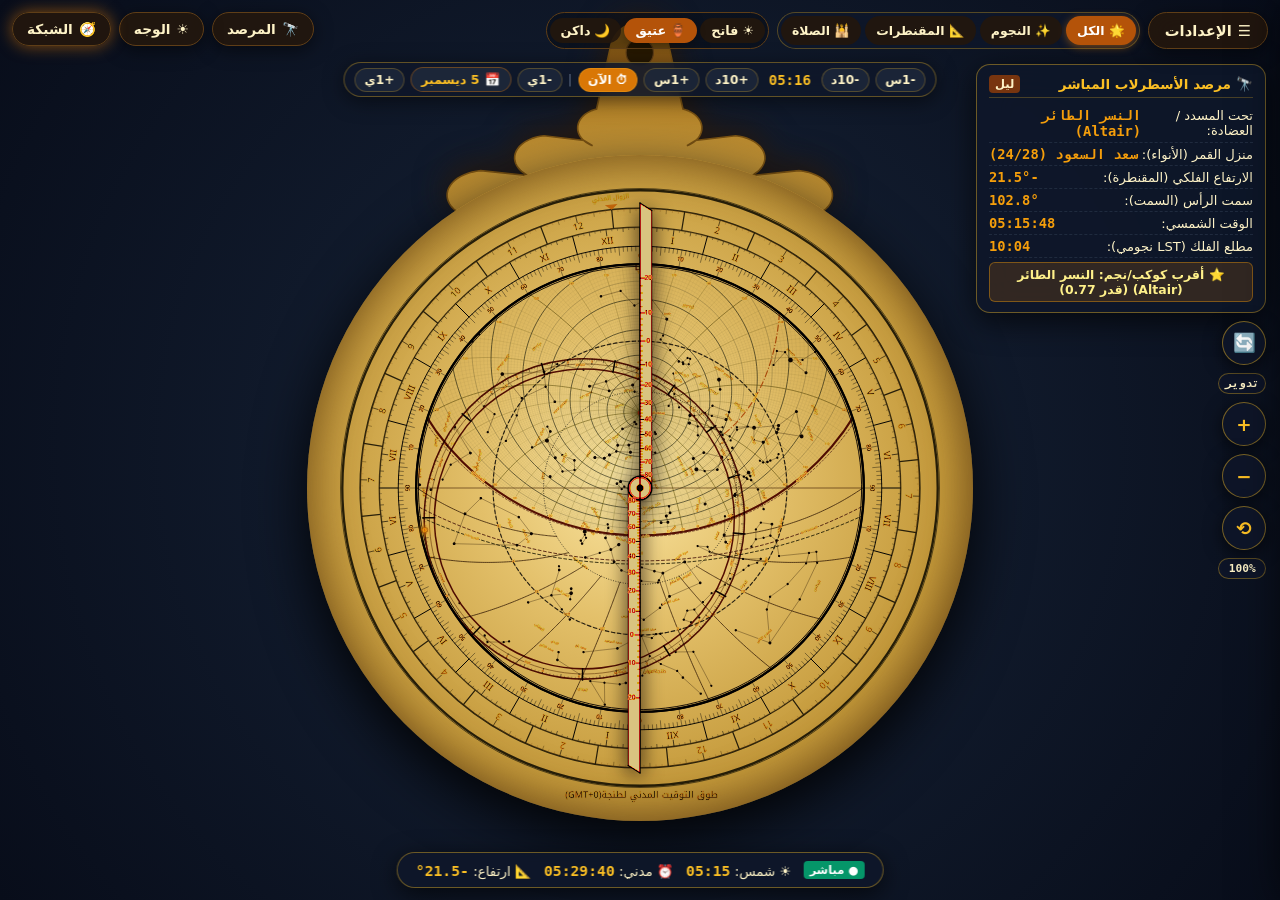
<file: index.html>
<!DOCTYPE html>
<html lang="en">
<head>
  <meta charset="utf-8">
  <title>Classical Islamic Astrolabe | الأسطرلاب المستوي</title>
  <meta http-equiv="refresh" content="0; url=web/index.html">
  <link rel="canonical" href="web/index.html">
  <script>
    window.location.replace("web/index.html" + window.location.search + window.location.hash);
  </script>
</head>
<body style="background:#0b0f19;color:#e2e8f0;font-family:system-ui,sans-serif;display:flex;align-items:center;justify-content:center;height:100vh;margin:0;">
  <p>Loading Classical Islamic Astrolabe... If not redirected, <a href="web/index.html" style="color:#38bdf8;">click here</a>.</p>
</body>
</html>
</file>
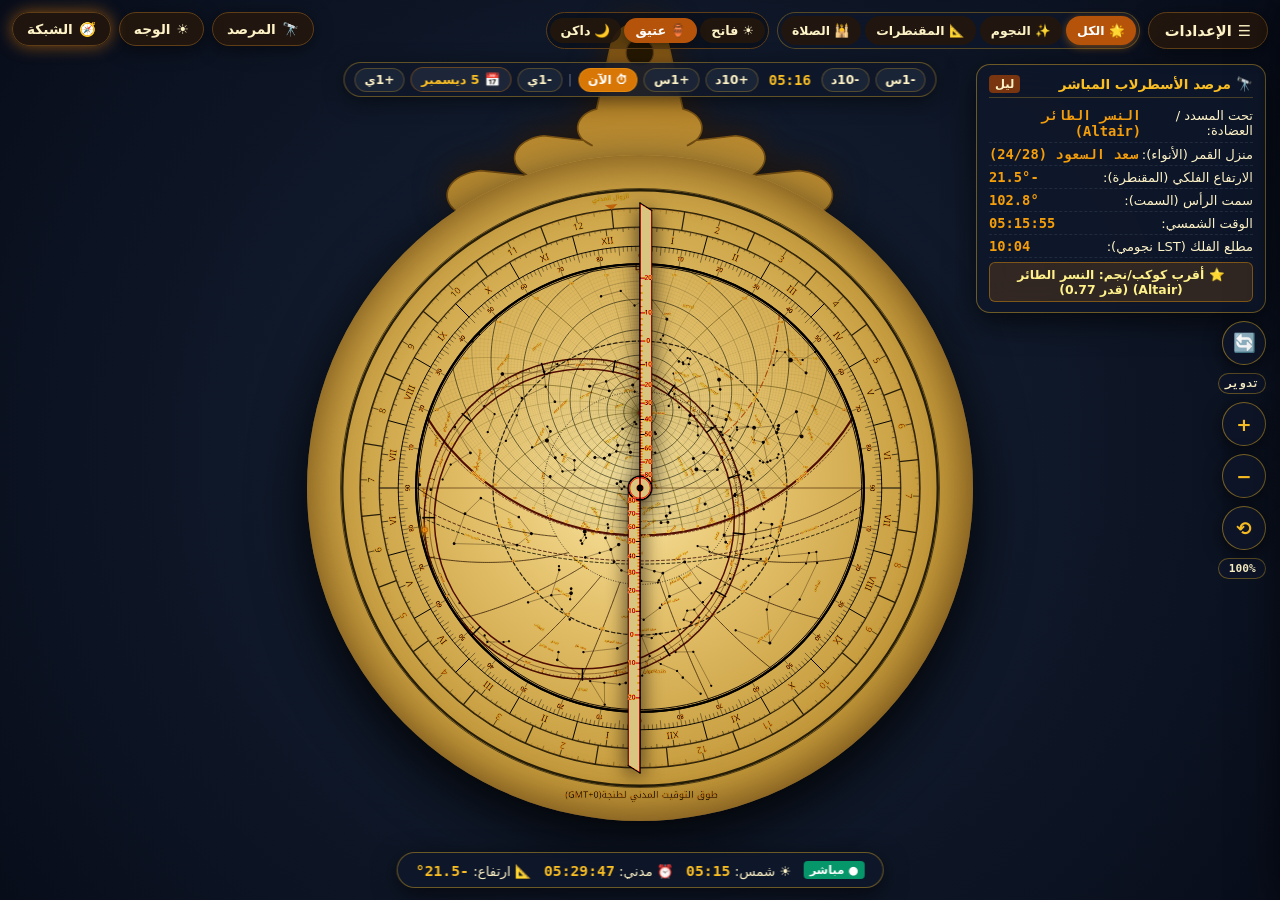
<file: web/index.html>
<!DOCTYPE html>
<html lang="ar" dir="rtl">

<head>
  <meta charset="utf-8">
  <meta name="viewport" content="width=device-width, initial-scale=1.0, maximum-scale=6.0, user-scalable=yes">
  <title>الأسطرلاب الفلكي الأندلسي | Andalusian Astrolabe</title>
  <link rel="stylesheet" href="style.css">
</head>

<body>

  <!-- WORKSPACE DISPLAY (FULLSCREEN HERO ASTROLABE) -->
  <div id="workspace" class="rotating">
    <div id="astrolabe-viewport">
      <!-- KURSI (THRONE / العرش والكرسي) -->
      <div id="kursi-container">
        <img id="kursi-img" class="kursi-img" src="assets/Kursi.svg" alt="العرش والكرسي">
      </div>

      <!-- FRONT LAYERS -->
      <div id="front-face-container" class="face-container">
        <img id="plate-layer" class="astro-layer" src="assets/Plate.svg" alt="Plate">
        <img id="ecliptic-layer" class="astro-layer" src="assets/Ecliptic.svg" alt="Ecliptic" style="opacity: 0.0;">
        <img id="rete-layer" class="astro-layer" src="assets/Rete.svg" alt="Rete">

        <!-- Precise Sun Layer on 568.8 x 568.8 canvas matching Rete SVG coordinate space -->
        <svg id="sun-layer" class="astro-layer" viewBox="0 0 568.8 568.8">
          <defs>
            <radialGradient id="sun-halo" cx="50%" cy="50%" r="50%">
              <stop offset="0%" stop-color="#F59E0B" stop-opacity="0.40" />
              <stop offset="40%" stop-color="#F59E0B" stop-opacity="0.25" />
              <stop offset="75%" stop-color="#F59E0B" stop-opacity="0.08" />
              <stop offset="100%" stop-color="#F59E0B" stop-opacity="0.0" />
            </radialGradient>
          </defs>
          <!-- Sun Marker directly engraved on the Rete's Ecliptic ring -->
          <g id="sun-marker-group">
            <!-- Perfectly circular soft luminous halo -->
            <circle id="sun-aura" cx="284.4" cy="284.4" r="7.0" fill="url(#sun-halo)" />
            <!-- Solar disk -->
            <circle id="sun-dot" cx="284.4" cy="284.4" r="2.5" fill="rgba(255, 175, 0, 0.66)" stroke="#92400E"
              stroke-width="0.8" />
            <!-- Solar center core -->
            <circle id="sun-core" cx="284.4" cy="284.4" r=".6" fill="#DC2626" />
          </g>
        </svg>

        <img id="rule-layer" class="astro-layer" src="assets/Rule.svg" alt="Rule">
      </div>

      <!-- BACK LAYERS -->
      <div id="back-face-container" class="face-container" style="display:none;">
        <img id="back-layer" class="astro-layer" src="assets/Back.svg" alt="Back">
        <img id="alidade-layer" class="astro-layer" src="assets/Alidade.svg" alt="Alidade">
      </div>
    </div>
  </div>

  <!-- FLOATING TOP BAR -->
  <div class="floating-top-bar">
    <div class="floating-group">
      <button id="menu-btn" class="fab-pill fab-menu-btn" onclick="toggleMenu(true)">
        <span>☰</span> <span>الإعدادات</span>
      </button>

      <!-- Quick Layer Filter Pills -->
      <div class="filter-group">
        <button class="filter-btn active" id="filter-all" onclick="setLayerFilter('all')">🌟 الكل</button>
        <button class="filter-btn" id="filter-stars" onclick="setLayerFilter('stars')">✨ النجوم</button>
        <button class="filter-btn" id="filter-grid" onclick="setLayerFilter('grid')">📐 المقنطرات</button>
        <button class="filter-btn" id="filter-prayers" onclick="setLayerFilter('prayers')">🕌 الصلاة</button>
      </div>

      <!-- Theme Switcher Pills (3 Styles) -->
      <div class="theme-segmented">
        <button class="theme-btn theme-btn-light" onclick="setTheme('light')" title="الوضع الفاتح (عاجي وورق رصد)">
          <span>☀️</span> <span>فاتح</span>
        </button>
        <button class="theme-btn theme-btn-ancient active" onclick="setTheme('ancient')"
          title="الوضع التراثي (نحاس أندلسي وذهب عتيق)">
          <span>🏺</span> <span>عتيق</span>
        </button>
        <button class="theme-btn theme-btn-dark" onclick="setTheme('dark')" title="الوضع الليلي (فلكي داكن)">
          <span>🌙</span> <span>داكن</span>
        </button>
      </div>
    </div>

    <div class="floating-group">
      <button id="inspector-toggle-btn" class="fab-pill" onclick="toggleInspector()">
        <span>🔭</span> <span>المرصد</span>
      </button>
      <button id="quick-face-btn" class="fab-pill" onclick="toggleFaceQuick()">
        <span id="quick-face-icon">☀️</span> <span id="quick-face-label">الوجه</span>
      </button>
      <button id="quick-mode-btn" class="fab-pill active" onclick="toggleTouchModeQuick()">
        <span id="quick-mode-icon">🧭</span> <span id="quick-mode-label">الشبكة</span>
      </button>
    </div>
  </div>

  <!-- FLOATING TIME / DATE STEPPERS BAR -->
  <div class="floating-steppers-bar">
    <button class="step-btn" onclick="stepTime(-1.0)" title="-1 ساعة">-1س</button>
    <button class="step-btn" onclick="stepTime(-10/60)" title="-10 دقائق">-10د</button>
    <span class="step-time-badge" id="stepper-time-txt">12:00</span>
    <button class="step-btn" onclick="stepTime(10/60)" title="+10 دقائق">+10د</button>
    <button class="step-btn" onclick="stepTime(1.0)" title="+1 ساعة">+1س</button>
    <button class="step-btn now-btn" style="background:var(--accent); color:#fff;" onclick="setNow()"
      title="الوقت الفعلي">⏱ الآن</button>
    <span class="stepper-sep" style="color:#64748b; font-size:0.75rem;">|</span>
    <button class="step-btn" onclick="stepDay(-1)" title="-1 يوم">-1ي</button>
    <div class="stepper-date-picker-wrapper" title="اضغط لاختيار التاريخ من التقويم مباشرة">
      <button class="step-date-btn" id="stepper-date-btn" type="button">
        <span>📅</span> <span id="stepper-date-txt">21 مارس</span>
      </button>
      <input type="date" id="floating-date-picker" class="stepper-native-date-input" aria-label="اختر التاريخ">
    </div>
    <button class="step-btn" onclick="stepDay(1)" title="+1 يوم">+1ي</button>
  </div>

  <!-- FLOATING RIGHT DOCK (ZOOM & INTERACTION MODE) -->
  <div class="floating-dock-right">
    <!-- Mode Toggle Button: Rotate vs Pan -->
    <button class="dock-btn" id="btn-interact-mode" onclick="toggleInteractionMode()"
      title="تبديل وضع التحكم (تدوير / تحريك) - أو اضغط باستمرار على مسطرة المسافات Space للتحريك">
      <span id="interact-mode-icon">🔄</span>
    </button>
    <div class="dock-label" id="interact-mode-lbl">تدوير</div>

    <!-- Zoom In -->
    <button class="dock-btn" onclick="zoomBy(0.25)" title="تكبير (+)">+</button>

    <!-- Zoom Out -->
    <button class="dock-btn" onclick="zoomBy(-0.25)" title="تصغير (-)">−</button>

    <!-- Reset Zoom & Pan -->
    <button class="dock-btn" onclick="resetView()" title="إعادة ضبط الرؤية (100%)">⟲</button>
    <div class="dock-label" id="dock-zoom-badge">100%</div>
  </div>

  <!-- LIVE CELESTIAL INSPECTOR HUD CARD -->
  <div class="inspector-hud" id="inspector-card">
    <div class="inspector-header">
      <div class="inspector-title">
        <span>🔭</span> <span>مرصد الأسطرلاب المباشر</span>
      </div>
      <span class="badge-tag" id="inspector-status-badge">نهار</span>
    </div>
    <div class="inspector-row">
      <span>تحت المسدد / العضادة:</span>
      <span class="inspector-val" id="insp-object">الشمس ☉</span>
    </div>
    <div class="inspector-row">
      <span>منزل القمر (الأنواء):</span>
      <span class="inspector-val" id="insp-mansion">--</span>
    </div>
    <div class="inspector-row">
      <span>الارتفاع الفلكي (المقنطرة):</span>
      <span class="inspector-val" id="insp-alt">+0.0°</span>
    </div>
    <div class="inspector-row">
      <span>سمت الرأس (السمت):</span>
      <span class="inspector-val" id="insp-az">0.0°</span>
    </div>
    <div class="inspector-row">
      <span>الوقت الشمسي:</span>
      <span class="inspector-val" id="insp-solar">12:00</span>
    </div>
    <div class="inspector-row">
      <span>مطلع الفلك (LST نجومي):</span>
      <span class="inspector-val" id="insp-lst">--:--</span>
    </div>
    <div class="inspector-star-highlight" id="insp-nearest-star">
      ⭐ أقرب نجم: يد الجوزاء (Betelgeuse)
    </div>
  </div>

  <!-- FLOATING BOTTOM MINI HUD BADGE -->
  <div class="floating-bottom-bar">
    <div class="mini-hud-pill" onclick="toggleMenu(true)">
      <span class="badge-tag" id="mini-live-tag" onclick="event.stopPropagation(); toggleLiveMode();" style="background:#059669; color:#fff; cursor:pointer;" title="انقر للتبديل بين التتبع الحي والتحكم اليدوي">● مباشر</span>
      <span>☀️ شمس: <span class="hud-hl" id="mini-solar-time">12:00</span></span>
      <span>⏰ مدني: <span class="hud-hl" id="mini-clock-time">12:45</span></span>
      <span>📐 ارتفاع: <span class="hud-hl" id="mini-alt">+42.5°</span></span>
    </div>
  </div>

  <!-- DRAWER BACKDROP -->
  <div id="drawer-backdrop" onclick="toggleMenu(false)"></div>

  <!-- COLLAPSIBLE SIDEBAR DRAWER -->
  <div id="sidebar">
    <div class="drawer-header">
      <div class="drawer-title">
        <h2>الأسطرلاب الفلكي</h2>
        <div class="subtitle">طنجة (عرض 35.78° شمالاً | توقيت GMT+0)</div>
      </div>
      <button class="close-btn" onclick="toggleMenu(false)" aria-label="إغلاق">✕</button>
    </div>

    <div class="tabs-container">
      <button id="tab-front" class="tab-btn active" onclick="switchFace('front')">☀️ وجه الأسطرلاب</button>
      <button id="tab-back" class="tab-btn" onclick="switchFace('back')">🌙 ظهر الأسطرلاب</button>
    </div>

    <!-- Theme Selection Drawer Control -->
    <div class="control-group" style="margin-bottom: 4px;">
      <div class="control-title"><span>نمط المظهر والمعدن:</span></div>
      <div class="theme-segmented" style="width: 100%; justify-content: space-between;">
        <button class="theme-btn theme-btn-light" style="flex: 1; justify-content: center;"
          onclick="setTheme('light')">☀️ فاتح</button>
        <button class="theme-btn theme-btn-ancient active" style="flex: 1; justify-content: center;"
          onclick="setTheme('ancient')">🏺 عتيق</button>
        <button class="theme-btn theme-btn-dark" style="flex: 1; justify-content: center;" onclick="setTheme('dark')">🌙
          داكن</button>
      </div>
    </div>

    <!-- ==================== FRONT FACE PANEL ==================== -->
    <div id="front-panel" style="display: flex; flex-direction: column; gap: 10px;">
      <div class="hud-card">
        <div class="hud-title">
          <span>الرصد الفلكي المباشر</span>
          <div style="display:flex; gap:6px; align-items:center;">
            <span class="badge-tag" id="hud-live-tag" onclick="toggleLiveMode()" style="background:#059669; color:#fff; cursor:pointer;" title="انقر للتبديل بين التتبع الحي والتحكم اليدوي">● مباشر</span>
            <span class="badge-tag" id="hud-status">نهار</span>
          </div>
        </div>
        <div class="hud-line"><span>التاريخ الشمسي:</span><span class="hud-val clickable-date" id="hud-date"
            onclick="triggerDatePicker('floating-date-picker')" title="اضغط لاختيار التاريخ من التقويم">--</span></div>
        <div class="hud-line"><span>برج وموضع الشمس:</span><span class="hud-val" id="hud-zodiac">--</span></div>
        <div class="hud-line"><span>الوقت الشمسي (الأسطرلاب):</span><span class="hud-val" id="hud-solar-time">--</span>
        </div>
        <div class="hud-line"><span>التوقيت المدني (GMT+0):</span><span class="hud-val" id="hud-clock-time">--</span>
        </div>
        <div class="hud-line"><span>ارتفاع الشمس (المقنطرة):</span><span class="hud-val" id="hud-altitude">--</span>
        </div>
        <div class="hud-line"><span>سمت الشمس (السمت):</span><span class="hud-val" id="hud-azimuth">--</span></div>
        <div class="hud-line"><span>المسدد بالعضادة:</span><span class="hud-val" id="hud-star">الشمس المباشرة ☉</span>
        </div>
      </div>

      <div class="control-group">
        <div class="control-title"><span>دوران الشبكة (النجوم والأبراج):</span><span id="txt-rete">0.0°</span></div>
        <input type="range" id="slider-rete" min="0" max="360" step="0.5" value="0">
      </div>

      <div class="control-group">
        <div class="control-title"><span>دوران المسطرة (العضادة):</span><span id="txt-rule">0.0°</span></div>
        <input type="range" id="slider-rule" min="0" max="360" step="0.5" value="0">
      </div>

      <div class="control-group date-picker-group">
        <div class="control-title">
          <span>📅 تاريخ اليوم (Date):</span>
          <span id="txt-day-formatted" class="highlight-date-badge">21 مارس</span>
        </div>
        <div class="date-picker-row">
          <input type="date" id="sidebar-date-picker" class="date-field" aria-label="اختر التاريخ">
          <button class="date-now-btn" type="button" onclick="setNow()" title="تاريخ ولحظة اليوم">اليوم</button>
        </div>
        <div class="season-presets">
          <button class="season-btn" type="button" onclick="setDatePreset(80)" title="الاعتدال الربيعي">🌸 21 مارس
            (ربيع)</button>
          <button class="season-btn" type="button" onclick="setDatePreset(172)" title="الانقلاب الصيفي">☀️ 21 يونيو
            (صيف)</button>
          <button class="season-btn" type="button" onclick="setDatePreset(266)" title="الاعتدال الخريفي">🍂 23 سبتمبر
            (خريف)</button>
          <button class="season-btn" type="button" onclick="setDatePreset(355)" title="الانقلاب الشتوي">❄️ 21 ديسمبر
            (شتاء)</button>
        </div>
        <div class="slider-subtext">
          <span>أو مرّر الأيام (1 - 365):</span>
          <span id="txt-day">اليوم 80</span>
        </div>
        <input type="range" id="slider-day" min="1" max="365" step="1" value="80">
      </div>

      <div class="control-group">
        <div class="control-title"><span>الوقت الشمسي (الساعات):</span><span id="txt-time">12:00</span></div>
        <input type="range" id="slider-time" min="0" max="24" step="0.05" value="12">
      </div>

      <div class="control-group">
        <div class="control-title"><span>تكبير الأسطرلاب والتفاصيل:</span><span id="txt-zoom">100%</span></div>
        <input type="range" id="slider-zoom" min="70" max="400" step="5" value="100"
          oninput="setZoom(this.value / 100)">
      </div>

      <div class="control-title" style="margin-top: 4px;">مواقيت الصلاة الفلكية (Prayer Times):</div>
      <div class="button-grid" style="grid-template-columns: repeat(3, 1fr);">
        <button class="action-btn" style="background:#1E3A8A;" onclick="setFajr()">الفجر (١٩°-)</button>
        <button class="action-btn" style="background:#D97706;" onclick="setSunrise()">الشروق (٠°)</button>
        <button class="action-btn" style="background:#CA8A04;" onclick="setDhuhr()">الظهر (الزوال)</button>
        <button class="action-btn" style="background:#C05000;" onclick="setAsr()">العصر (الظل+١)</button>
        <button class="action-btn" style="background:#DC2626;" onclick="setMaghrib()">المغرب (٠°)</button>
        <button class="action-btn" style="background:#5B21B6;" onclick="setIsha()">العشاء (١٧°-)</button>
      </div>

      <div class="button-grid" style="grid-template-columns: repeat(2, 1fr); margin-top: 4px;">
        <button class="action-btn" style="background:#0284C7;" onclick="setNow()">الوقت الحقيقي (الآن)</button>
        <button class="action-btn" style="background:#059669;" onclick="exportCanvas()">حفظ رصد (طباعة)</button>
      </div>

      <div class="legend">
        💡 اسحب بإصبعك للتدوير، أو اضغط زر 🔍 للتحريك، أو استخدم إصبعين للتكبير والتحريك في أي وقت.
      </div>
    </div>

    <!-- ==================== BACK FACE PANEL ==================== -->
    <div id="back-panel" style="display: none; flex-direction: column; gap: 10px;">
      <div class="hud-card">
        <div class="hud-title"><span>قياس الارتفاع على حافة الزوايا</span><span class="badge-tag">الظهر</span></div>
        <div class="hud-line"><span>الارتفاع المقاس (0° إلى 90°):</span><span class="hud-val"
            id="hud-back-alt">0.0°</span></div>
        <div class="hud-line"><span>زاوية العضادة (0° إلى 360°):</span><span class="hud-val"
            id="hud-alidade-deg">0.0°</span></div>
        <div class="hud-line"><span>الربع الفلكي:</span><span class="hud-val" id="hud-back-quad">ربع المغرب</span></div>
      </div>

      <div class="hud-card">
        <div class="hud-title"><span>معادلة الوقت (Equation of Time)</span></div>
        <div class="hud-line"><span>قيمة المعادلة:</span><span class="hud-val" id="hud-eot-val">+00:00 دقيقة</span>
        </div>
        <div class="hud-line"><span>قراءة تدريج العضادة:</span><span class="hud-val" id="hud-eot-alidade">+0.0
            دقيقة</span></div>
        <div class="hud-line"><span>حالة الشمس:</span><span class="hud-val" id="hud-eot-status">تطابق الوقت
            المتوسط</span></div>
      </div>

      <div class="hud-card">
        <div class="hud-title"><span>مربع الظل وربع المجيب الستيني</span></div>
        <div class="hud-line"><span>الظل المبسوط (12 أصبع):</span><span class="hud-val" id="hud-shadow-recta">0.0
            أصبع</span></div>
        <div class="hud-line"><span>الظل المنكوس (12 أصبع):</span><span class="hud-val" id="hud-shadow-versa">0.0
            أصبع</span></div>
        <div class="hud-line"><span>جيب الارتفاع (ستيني 60):</span><span class="hud-val" id="hud-sine-60">0.0 /
            60</span></div>
        <div class="hud-line"><span>جيب التمام (ستيني 60):</span><span class="hud-val" id="hud-cos-60">60.0 / 60</span>
        </div>
      </div>

      <div class="control-group">
        <div class="control-title"><span>دوران العضادة الخلفية (Alidade):</span><span id="txt-alidade">0.0°</span></div>
        <input type="range" id="slider-alidade" min="0" max="360" step="0.5" value="90">
      </div>

      <div class="control-group date-picker-group">
        <div class="control-title">
          <span>📅 تاريخ اليوم والبرج (Date):</span>
          <span id="txt-day-back-formatted" class="highlight-date-badge">21 مارس</span>
        </div>
        <div class="date-picker-row">
          <input type="date" id="sidebar-date-picker-back" class="date-field" aria-label="اختر التاريخ">
          <button class="date-now-btn" type="button" onclick="setNow()" title="تاريخ ولحظة اليوم">اليوم</button>
        </div>
        <div class="season-presets">
          <button class="season-btn" type="button" onclick="setDatePreset(80)" title="الاعتدال الربيعي">🌸 21 مارس
            (ربيع)</button>
          <button class="season-btn" type="button" onclick="setDatePreset(172)" title="الانقلاب الصيفي">☀️ 21 يونيو
            (صيف)</button>
          <button class="season-btn" type="button" onclick="setDatePreset(266)" title="الاعتدال الخريفي">🍂 23 سبتمبر
            (خريف)</button>
          <button class="season-btn" type="button" onclick="setDatePreset(355)" title="الانقلاب الشتوي">❄️ 21 ديسمبر
            (شتاء)</button>
        </div>
        <div class="slider-subtext">
          <span>أو مرّر الأيام (1 - 365):</span>
          <span id="txt-day-back">اليوم 80</span>
        </div>
        <input type="range" id="slider-day-back" min="1" max="365" step="1" value="80">
      </div>

      <div class="button-grid" style="grid-template-columns: repeat(2, 1fr);">
        <button class="action-btn" onclick="setBackNoonAlt()">ارتفاع الزوال اليوم</button>
        <button class="action-btn" onclick="setBackZenith()">نقطة السمت (90°)</button>
        <button class="action-btn" onclick="setBackHorizon()">خط الأفق (0°)</button>
        <button class="action-btn" onclick="setBackAsrAlt()">ارتفاع صلاة العصر</button>
      </div>
    </div>
  </div>



  <!-- Astrolabe Modular Engine & Catalogs -->
  <script src="js/database.js"></script>
  <script src="js/astronomy.js"></script>
  <script src="js/astrolabe.js"></script>
  <script src="js/app.js"></script>
</body>

</html>
</file>
<file: web/style.css>
:root {
      --bg: #070c18;
      --card: #0f172a;
      --card-surface: #1e293b;
      --card-border: #334155;
      --accent: #d97706;
      --accent-dark: #92400e;
      --accent-light: #f59e0b;
      --text: #f8fafc;
      --text-muted: #94a3b8;
      --gold: #fbbf24;
      --gold-light: #fef08a;
      --font-family: 'Segoe UI', system-ui, -apple-system, Tahoma, Geneva, sans-serif;
    }

    * {
      box-sizing: border-box;
      margin: 0;
      padding: 0;
      font-family: var(--font-family);
    }

    html,
    body {
      width: 100vw;
      height: 100vh;
      background: var(--bg);
      color: var(--text);
      overflow: hidden;
      position: fixed;
      inset: 0;
      touch-action: none;
    }

    /* ==================== FULLSCREEN WORKSPACE ==================== */
    #workspace {
      position: absolute;
      inset: 0;
      width: 100%;
      height: 100%;
      display: flex;
      align-items: center;
      justify-content: center;
      background: radial-gradient(circle at center, #172439 0%, #080d1a 100%);
      overflow: hidden;
      cursor: grab;
    }

    #workspace.panning {
      cursor: grab;
    }

    #workspace.panning:active {
      cursor: grabbing;
    }

    #workspace.rotating {
      cursor: crosshair;
    }

    #workspace.space-panning {
      cursor: grab !important;
    }

    #workspace.space-panning:active,
    #workspace.space-grabbing {
      cursor: grabbing !important;
    }

    #astrolabe-viewport {
      width: min(88vw, 74vh);
      height: min(88vw, 74vh);
      margin-top: clamp(24px, 9vh, 75px);
      position: relative;
      background: transparent;
      overflow: visible;
      user-select: none;
      -webkit-user-select: none;
      transform-origin: 50% 50%;
      will-change: auto;
    }

    #kursi-container {
      position: absolute;
      left: 0;
      width: 100%;
      top: -28.092%;
      height: 39.747%;
      pointer-events: none;
      z-index: 1;
      filter: drop-shadow(0 -4px 14px rgba(0, 0, 0, 0.75));
      transition: filter 0.3s ease;
    }

    .kursi-img {
      position: absolute;
      top: 0;
      left: 0;
      width: 100%;
      height: 100%;
      pointer-events: none;
      -webkit-user-drag: none;
      user-select: none;
      -webkit-user-select: none;
      transition: filter 0.3s ease;
    }

    .kursi-body {
      fill: url(#kursi-ancient-grad);
      stroke: #795213;
      stroke-width: 1.4;
      transition: fill 0.35s ease, stroke 0.35s ease;
    }

    .kursi-hole {
      fill: #140d07;
      stroke: #5f3e17;
      stroke-width: 1;
      transition: fill 0.35s ease, stroke 0.35s ease;
    }


    .face-container {
      position: absolute;
      top: 0;
      left: 0;
      width: 100%;
      height: 100%;
      border-radius: 50%;
      box-shadow: 0 0 70px rgba(0, 0, 0, 0.92), 0 0 35px rgba(217, 119, 6, 0.3);
      overflow: hidden;
      transition: opacity 0.25s ease;
      z-index: 5;
    }

    #workspace {
      user-select: none;
      -webkit-user-select: none;
    }

    .astro-layer {
      position: absolute;
      top: 0;
      left: 0;
      width: 100%;
      height: 100%;
      pointer-events: none;
      transform-origin: 50% 50%;
      transition: opacity 0.2s ease;
      -webkit-user-drag: none;
      user-select: none;
      -webkit-user-select: none;
    }

    #plate-layer {
      z-index: 10;
    }

    #ecliptic-layer {
      z-index: 19;
    }

    #rete-layer {
      z-index: 20;
    }

    #sun-layer {
      z-index: 25;
    }

    #rule-layer {
      z-index: 30;
    }

    #back-layer {
      z-index: 15;
    }

    #alidade-layer {
      z-index: 35;
    }

    /* ==================== FLOATING OVERLAY CONTROLS ==================== */
    .floating-top-bar {
      position: fixed;
      top: max(12px, env(safe-area-inset-top));
      left: 12px;
      right: 12px;
      display: flex;
      justify-content: space-between;
      align-items: flex-start;
      z-index: 100;
      pointer-events: none;
    }

    .floating-group {
      display: flex;
      gap: 8px;
      pointer-events: auto;
      flex-wrap: wrap;
    }

    .fab-pill {
      background: rgba(15, 23, 42, 0.90);
      backdrop-filter: blur(14px);
      -webkit-backdrop-filter: blur(14px);
      border: 1px solid rgba(251, 191, 36, 0.4);
      color: var(--text);
      padding: 8px 14px;
      border-radius: 30px;
      font-size: 0.86rem;
      font-weight: 700;
      cursor: pointer;
      box-shadow: 0 4px 18px rgba(0, 0, 0, 0.5);
      display: flex;
      align-items: center;
      gap: 6px;
      transition: all 0.2s ease;
      user-select: none;
    }

    .fab-pill:active {
      transform: scale(0.95);
      background: var(--accent);
      color: #ffffff;
    }

    .fab-pill.active {
      background: var(--accent);
      color: #ffffff;
      border-color: var(--gold-light);
      box-shadow: 0 0 16px rgba(217, 119, 6, 0.6);
    }

    .fab-menu-btn {
      background: linear-gradient(135deg, rgba(30, 41, 59, 0.95), rgba(15, 23, 42, 0.95));
      border: 1.5px solid var(--gold);
      color: var(--gold);
      font-weight: 800;
      padding: 9px 16px;
      font-size: 0.92rem;
    }

    /* Filter pill bar */
    .filter-group {
      display: flex;
      gap: 4px;
      background: rgba(15, 23, 42, 0.85);
      border-radius: 30px;
      padding: 3px;
      border: 1px solid rgba(251, 191, 36, 0.3);
      backdrop-filter: blur(12px);
      -webkit-backdrop-filter: blur(12px);
      pointer-events: auto;
    }

    .filter-btn {
      background: transparent;
      border: none;
      color: var(--text-muted);
      padding: 5px 11px;
      border-radius: 20px;
      font-size: 0.78rem;
      font-weight: 700;
      cursor: pointer;
      transition: all 0.2s ease;
    }

    .filter-btn.active {
      background: var(--accent);
      color: #ffffff;
      box-shadow: 0 2px 8px rgba(217, 119, 6, 0.5);
    }

    /* ==================== FLOATING DOCK (RIGHT SIDE: ZOOM & MODE) ==================== */
    .floating-dock-right {
      position: fixed;
      right: 14px;
      top: 50%;
      transform: translateY(-50%);
      display: flex;
      flex-direction: column;
      gap: 8px;
      z-index: 100;
      pointer-events: auto;
    }

    .dock-btn {
      width: 44px;
      height: 44px;
      border-radius: 50%;
      background: rgba(15, 23, 42, 0.90);
      backdrop-filter: blur(12px);
      -webkit-backdrop-filter: blur(12px);
      border: 1px solid rgba(251, 191, 36, 0.45);
      color: var(--gold);
      font-size: 1.15rem;
      font-weight: 800;
      display: flex;
      align-items: center;
      justify-content: center;
      cursor: pointer;
      box-shadow: 0 4px 18px rgba(0, 0, 0, 0.6);
      transition: all 0.2s ease;
    }

    .dock-btn:active {
      transform: scale(0.92);
      background: var(--accent);
      color: #ffffff;
    }

    .dock-btn.active {
      background: var(--accent);
      color: #ffffff;
      border-color: var(--gold-light);
      box-shadow: 0 0 16px rgba(217, 119, 6, 0.65);
    }

    .dock-label {
      background: rgba(15, 23, 42, 0.90);
      border: 1px solid rgba(251, 191, 36, 0.35);
      color: var(--text);
      border-radius: 12px;
      padding: 3px 6px;
      font-size: 0.70rem;
      font-weight: 800;
      text-align: center;
      font-family: monospace;
    }

    /* ==================== FLOATING TIME/DATE STEPPERS ==================== */
    .floating-steppers-bar {
      position: fixed;
      top: calc(max(12px, env(safe-area-inset-top)) + 50px);
      left: 50%;
      transform: translateX(-50%);
      display: flex;
      gap: 6px;
      align-items: center;
      background: rgba(15, 23, 42, 0.88);
      backdrop-filter: blur(14px);
      -webkit-backdrop-filter: blur(14px);
      border: 1px solid rgba(251, 191, 36, 0.35);
      padding: 4px 10px;
      border-radius: 30px;
      z-index: 95;
      pointer-events: auto;
      box-shadow: 0 4px 20px rgba(0, 0, 0, 0.5);
    }

    .step-btn {
      background: rgba(30, 41, 59, 0.8);
      border: 1px solid rgba(251, 191, 36, 0.25);
      color: var(--text);
      padding: 4px 9px;
      border-radius: 16px;
      font-size: 0.76rem;
      font-weight: 700;
      cursor: pointer;
      transition: all 0.15s ease;
    }

    .step-btn:active {
      background: var(--accent);
      color: #ffffff;
      transform: scale(0.94);
    }

    .step-time-badge {
      color: var(--gold);
      font-weight: 800;
      font-family: monospace;
      font-size: 0.88rem;
      padding: 0 4px;
      min-width: 50px;
      text-align: center;
    }

    .stepper-date-picker-wrapper {
      position: relative;
      display: inline-flex;
      align-items: center;
    }

    .step-date-btn {
      background: rgba(30, 41, 59, 0.9);
      border: 1px solid rgba(217, 119, 6, 0.4);
      color: var(--gold);
      padding: 4px 10px;
      border-radius: 16px;
      font-size: 0.78rem;
      font-weight: 700;
      cursor: pointer;
      display: inline-flex;
      align-items: center;
      gap: 5px;
      white-space: nowrap;
      transition: all 0.15s ease;
    }

    .step-date-btn:hover {
      background: var(--accent);
      color: #ffffff;
      border-color: var(--accent-light);
    }

    .stepper-native-date-input {
      position: absolute;
      inset: 0;
      width: 100%;
      height: 100%;
      opacity: 0;
      cursor: pointer;
      z-index: 2;
    }

    .clickable-date {
      cursor: pointer;
      text-decoration: underline dotted rgba(217, 119, 6, 0.6);
      transition: color 0.15s ease;
    }

    .clickable-date:hover {
      color: var(--accent-light);
    }

    /* Dedicated Date Picker Group in Sidebar */
    .date-picker-group {
      background: rgba(15, 23, 42, 0.5);
      border: 1px solid rgba(217, 119, 6, 0.25);
      border-radius: 10px;
      padding: 10px 12px;
      margin-bottom: 12px;
    }

    .highlight-date-badge {
      color: var(--gold);
      font-weight: 800;
      font-size: 0.88rem;
      background: rgba(217, 119, 6, 0.15);
      padding: 2px 8px;
      border-radius: 6px;
      border: 1px solid rgba(217, 119, 6, 0.3);
    }

    .date-picker-row {
      display: flex;
      gap: 8px;
      margin-top: 8px;
      align-items: center;
    }

    .date-field {
      flex: 1;
      background: rgba(30, 41, 59, 0.9);
      border: 1px solid rgba(148, 163, 184, 0.3);
      border-radius: 8px;
      color: var(--text);
      padding: 6px 10px;
      font-size: 0.88rem;
      font-weight: 600;
      font-family: inherit;
      outline: none;
      transition: all 0.2s ease;
    }

    .date-field:focus {
      border-color: var(--accent);
      box-shadow: 0 0 8px rgba(217, 119, 6, 0.35);
    }

    .date-now-btn {
      background: var(--accent);
      color: #ffffff;
      border: 1px solid var(--accent-dark);
      border-radius: 8px;
      padding: 6px 12px;
      font-size: 0.8rem;
      font-weight: 700;
      cursor: pointer;
      white-space: nowrap;
      transition: all 0.15s ease;
    }

    .date-now-btn:hover {
      background: var(--accent-light);
    }

    .season-presets {
      display: grid;
      grid-template-columns: repeat(2, 1fr);
      gap: 6px;
      margin-top: 8px;
    }

    .season-btn {
      background: rgba(30, 41, 59, 0.7);
      border: 1px solid rgba(148, 163, 184, 0.2);
      color: var(--text);
      padding: 5px 6px;
      border-radius: 6px;
      font-size: 0.74rem;
      font-weight: 600;
      cursor: pointer;
      transition: all 0.15s ease;
      text-align: center;
      white-space: nowrap;
    }

    .season-btn:hover {
      background: rgba(217, 119, 6, 0.25);
      border-color: var(--accent);
      color: var(--gold);
    }

    .slider-subtext {
      display: flex;
      justify-content: space-between;
      font-size: 0.72rem;
      color: var(--text-muted);
      margin-top: 10px;
      margin-bottom: 2px;
    }

    /* ==================== CELESTIAL INSPECTOR HUD CARD ==================== */
    .inspector-hud {
      position: fixed;
      top: calc(max(12px, env(safe-area-inset-top)) + 52px);
      right: 14px;
      width: min(290px, calc(100vw - 28px));
      background: rgba(15, 23, 42, 0.92);
      backdrop-filter: blur(18px);
      -webkit-backdrop-filter: blur(18px);
      border: 1px solid rgba(251, 191, 36, 0.4);
      border-radius: 14px;
      padding: 10px 12px;
      z-index: 90;
      pointer-events: auto;
      box-shadow: 0 8px 30px rgba(0, 0, 0, 0.65);
      font-size: 0.82rem;
      transition: transform 0.3s cubic-bezier(0.16, 1, 0.3, 1), opacity 0.2s ease;
    }

    .inspector-hud.collapsed {
      transform: translateY(-120%);
      opacity: 0;
      pointer-events: none;
    }

    .inspector-header {
      display: flex;
      justify-content: space-between;
      align-items: center;
      border-bottom: 1px solid rgba(251, 191, 36, 0.25);
      padding-bottom: 4px;
      margin-bottom: 6px;
    }

    .inspector-title {
      color: var(--gold);
      font-weight: 800;
      font-size: 0.85rem;
      display: flex;
      align-items: center;
      gap: 5px;
    }

    .inspector-row {
      display: flex;
      justify-content: space-between;
      align-items: center;
      padding: 3px 0;
      border-bottom: 1px dashed rgba(51, 65, 85, 0.5);
    }

    .inspector-row:last-child {
      border-bottom: none;
    }

    .inspector-val {
      color: var(--accent-light);
      font-weight: 800;
      font-family: monospace;
      font-size: 0.86rem;
    }

    .inspector-star-highlight {
      background: rgba(217, 119, 6, 0.18);
      border: 1px solid rgba(245, 158, 11, 0.4);
      border-radius: 6px;
      padding: 4px 6px;
      margin-top: 4px;
      color: #fef08a;
      font-weight: 700;
      font-size: 0.78rem;
      text-align: center;
    }

    /* Floating Bottom Mini HUD */
    .floating-bottom-bar {
      position: fixed;
      bottom: max(12px, env(safe-area-inset-bottom));
      left: 50%;
      transform: translateX(-50%);
      z-index: 100;
      pointer-events: auto;
    }

    .mini-hud-pill {
      background: rgba(15, 23, 42, 0.92);
      backdrop-filter: blur(14px);
      -webkit-backdrop-filter: blur(14px);
      border: 1px solid rgba(251, 191, 36, 0.4);
      color: var(--text);
      padding: 8px 18px;
      border-radius: 30px;
      font-size: 0.84rem;
      box-shadow: 0 6px 24px rgba(0, 0, 0, 0.65);
      display: flex;
      align-items: center;
      gap: 12px;
      cursor: pointer;
      user-select: none;
      white-space: nowrap;
    }

    .mini-hud-pill:hover {
      border-color: var(--gold);
    }

    .hud-hl {
      color: var(--gold);
      font-weight: 800;
      font-family: monospace;
      font-size: 0.92rem;
    }

    /* ==================== COLLAPSIBLE DRAWER MENU ==================== */
    #drawer-backdrop {
      position: fixed;
      inset: 0;
      background: rgba(0, 0, 0, 0.65);
      backdrop-filter: blur(5px);
      -webkit-backdrop-filter: blur(5px);
      z-index: 998;
      opacity: 0;
      pointer-events: none;
      transition: opacity 0.3s ease;
    }

    #drawer-backdrop.open {
      opacity: 1;
      pointer-events: auto;
    }

    #sidebar {
      position: fixed;
      top: 0;
      right: 0;
      bottom: 0;
      width: min(420px, 88vw);
      background: rgba(15, 23, 42, 0.97);
      backdrop-filter: blur(24px);
      -webkit-backdrop-filter: blur(24px);
      border-left: 1px solid rgba(251, 191, 36, 0.35);
      padding: max(16px, env(safe-area-inset-top)) 16px max(16px, env(safe-area-inset-bottom)) 16px;
      display: flex;
      flex-direction: column;
      gap: 12px;
      box-shadow: -12px 0 45px rgba(0, 0, 0, 0.85);
      overflow-y: auto;
      -webkit-overflow-scrolling: touch;
      z-index: 999;
      transform: translateX(105%);
      transition: transform 0.32s cubic-bezier(0.16, 1, 0.3, 1);
    }

    #sidebar.open {
      transform: translateX(0);
    }

    .drawer-header {
      display: flex;
      justify-content: space-between;
      align-items: center;
      border-bottom: 1px solid var(--card-border);
      padding-bottom: 8px;
    }

    .drawer-title h2 {
      font-size: 1.15rem;
      color: var(--gold);
      font-weight: 800;
    }

    .drawer-title .subtitle {
      font-size: 0.76rem;
      color: var(--text-muted);
    }

    .close-btn {
      background: var(--card-surface);
      border: 1px solid var(--card-border);
      color: var(--text);
      width: 32px;
      height: 32px;
      border-radius: 50%;
      cursor: pointer;
      font-size: 1rem;
      display: flex;
      align-items: center;
      justify-content: center;
    }

    .tabs-container {
      display: flex;
      gap: 8px;
      background: #0b1329;
      padding: 4px;
      border-radius: 8px;
      border: 1px solid var(--card-border);
    }

    .tab-btn {
      flex: 1;
      padding: 8px;
      border: none;
      border-radius: 6px;
      background: transparent;
      color: var(--text-muted);
      font-weight: 700;
      font-size: 0.85rem;
      cursor: pointer;
      transition: all 0.2s ease;
    }

    .tab-btn.active {
      background: var(--accent);
      color: #ffffff;
    }

    .control-group {
      background: var(--card-surface);
      border: 1px solid var(--card-border);
      border-radius: 8px;
      padding: 10px 12px;
      display: flex;
      flex-direction: column;
      gap: 5px;
    }

    .control-title {
      display: flex;
      justify-content: space-between;
      font-size: 0.82rem;
      font-weight: 700;
    }

    .control-title span:last-child {
      color: var(--gold);
      font-family: monospace;
      font-size: 0.88rem;
    }

    input[type="range"] {
      width: 100%;
      accent-color: var(--accent);
      cursor: pointer;
      height: 6px;
      border-radius: 3px;
    }

    .button-grid {
      display: grid;
      gap: 6px;
    }

    .action-btn {
      border: none;
      border-radius: 6px;
      padding: 9px 8px;
      font-size: 0.82rem;
      font-weight: 700;
      color: #ffffff;
      cursor: pointer;
      transition: all 0.2s ease;
    }

    .action-btn:active {
      transform: scale(0.96);
      filter: brightness(1.2);
    }

    .hud-card {
      background: #0b1329;
      border: 1px solid var(--card-border);
      border-radius: 10px;
      padding: 11px 13px;
      font-size: 0.85rem;
      line-height: 1.5;
      box-shadow: 0 1px 3px rgba(0, 0, 0, 0.2);
    }

    .hud-title {
      font-size: 0.92rem;
      font-weight: 800;
      color: var(--gold);
      margin-bottom: 6px;
      border-bottom: 1px solid #334155;
      padding-bottom: 4px;
      display: flex;
      justify-content: space-between;
      align-items: center;
    }

    .hud-line {
      display: flex;
      justify-content: space-between;
      border-bottom: 1px dashed #1e293b;
      padding: 4px 0;
    }

    .hud-line:last-child {
      border-bottom: none;
    }

    .hud-val {
      color: var(--accent-light);
      font-weight: 800;
      font-family: monospace;
      font-size: 0.92rem;
    }

    .badge-tag {
      display: inline-block;
      padding: 2px 6px;
      border-radius: 4px;
      font-size: 0.72rem;
      font-weight: 700;
      background: #78350f;
      color: #fef3c7;
    }

    .legend {
      font-size: 0.78rem;
      color: var(--text-muted);
      text-align: center;
      line-height: 1.4;
      padding: 4px;
    }

    /* ==========================================================================
   THEME STYLES (Light, Ancient/Brass, Dark)
   ========================================================================== */

    /* 1. Light Mode (Parchment & Ivory / وضع العاج والورق الفاتح) */
    body.theme-light {
      --bg: #e2e8f0;
      --card: rgba(255, 255, 255, 0.92);
      --card-surface: #0b1329;
      --card-border: #cbd5e1;
      --accent: #b45309;
      --accent-dark: #78350f;
      --accent-light: #d97706;
      --text: #ffffff;
      --text-muted: #64748b;
      --gold: #d97706;
      --gold-light: #b45309;
    }

    body.theme-light .face-container {
      background: radial-gradient(circle, #ffffff 65%, #f1f5f9 100%);
      box-shadow: 0 15px 45px rgba(0, 0, 0, 0.18), inset 0 0 20px rgba(0, 0, 0, 0.06);
    }

    body.theme-light .astro-layer {
      filter: none;
    }

    body.theme-light .kursi-img {
      filter: none;
    }

    body.theme-light #kursi-container {
      filter: drop-shadow(0 -4px 14px rgba(0, 0, 0, 0.22));
    }

    body.theme-light .fab-pill,
    body.theme-light .filter-btn,
    body.theme-light .theme-btn,
    body.theme-light .action-btn {
      background: #1e293b;
      color: rgba(255, 255, 255, 0.88);
      border-color: #cbd5e1;
    }

    body.theme-light .filter-btn.active,
    body.theme-light .theme-btn.active,
    body.theme-light .mode-btn.active {
      background: #b45309;
      color: #ffffff;
      border-color: #78350f;
    }

    /* 2. Dark Mode (Comfortable Celestial Slate / الوضع الليلي الفلكي المريح) */
    body.theme-dark {
      --bg: #0c111c;
      --card: rgba(18, 25, 40, 0.88);
      --card-surface: #151d2c;
      --card-border: rgba(148, 163, 184, 0.15);
      --accent: #d97706;
      --accent-dark: #92400e;
      --accent-light: #f59e0b;
      --text: #e2e8f0;
      --text-muted: #8e9fb5;
      --gold: #d4a359;
      --gold-light: #edd39f;
    }

    body.theme-dark #workspace {
      background: radial-gradient(circle at center, #151d2d 0%, #090e18 100%);
    }

    body.theme-dark .face-container {
      background: radial-gradient(circle at center, #141b2a 0%, #0f1522 65%, #0a0e17 100%);
      box-shadow: 0 12px 45px rgba(0, 0, 0, 0.75), inset 0 0 35px rgba(0, 0, 0, 0.7);
      border: 1px solid rgba(212, 163, 89, 0.18);
    }

    /* Soft, eye-friendly astronomical linework: warm celestial silver, zero neon glare */
    body.theme-dark .astro-layer {
      filter: invert(0.85) sepia(0.2) saturate(0.5) brightness(0.86) contrast(0.96);
    }

    body.theme-dark #plate-layer,
    body.theme-dark #rete-layer,
    body.theme-dark #ecliptic-layer,
    body.theme-dark #back-layer {
      mix-blend-mode: screen;
      filter: invert(0.84) sepia(0.22) saturate(0.48) brightness(0.85) contrast(0.95);
    }

    body.theme-dark #rule-layer,
    body.theme-dark #alidade-layer {
      mix-blend-mode: normal;
      /* Dark celestial ruler with soft warm-silver graduated markings */
      filter: invert(0.85) sepia(0.28) saturate(0.55) brightness(0.8) contrast(0.92) drop-shadow(0 3px 8px rgba(0, 0, 0, 0.85));
    }

    body.theme-dark #sun-layer {
      filter: drop-shadow(0 0 5px rgba(245, 158, 11, 0.45));
    }

    body.theme-dark .kursi-img {
      filter: none;
    }

    body.theme-dark #kursi-container {
      filter: drop-shadow(0 -4px 18px rgba(0, 0, 0, 0.95));
    }

    body.theme-dark .fab-pill,
    body.theme-dark .filter-btn,
    body.theme-dark .theme-btn,
    body.theme-dark .action-btn {
      background: rgba(21, 29, 45, 0.82);
      color: #cbd5e1;
      border-color: rgba(148, 163, 184, 0.18);
    }

    body.theme-dark .filter-btn.active,
    body.theme-dark .theme-btn.active,
    body.theme-dark .mode-btn.active {
      background: #b45309;
      color: #ffffff;
      border-color: #d97706;
      box-shadow: 0 0 10px rgba(217, 119, 6, 0.25);
    }

    /* 3. Ancient Mode (Authentic Andalusian Golden Brass / النحاس الذهبي الأندلسي) */
    body.theme-ancient {
      --bg: #140d07;
      --card: rgba(28, 18, 11, 0.94);
      --card-surface: #24170d;
      --card-border: #5f3e17;
      --accent: #d97706;
      --accent-dark: #8c4c06;
      --accent-light: #f59e0b;
      --text: #fef3c7;
      --text-muted: #d2b389;
      --gold: #fbbf24;
      --gold-light: #fef08a;
    }

    body.theme-ancient .face-container {
      background: radial-gradient(circle at 48% 48%, #fce7a4 0%, #e3c06a 30%, #c4993a 65%, #795213 100%);
      box-shadow: 0 18px 55px rgba(0, 0, 0, 0.9), inset 0 0 50px rgba(70, 40, 10, 0.7);
    }

    body.theme-ancient #plate-layer,
    body.theme-ancient #rete-layer,
    body.theme-ancient #ecliptic-layer,
    body.theme-ancient #back-layer {
      mix-blend-mode: multiply;
      filter: sepia(0.85) saturate(2.4) hue-rotate(352deg) contrast(1.15) brightness(0.96);
    }

    body.theme-ancient #rule-layer,
    body.theme-ancient #alidade-layer {
      mix-blend-mode: normal;
      /* Authentic handcrafted antique wood (خشب الجوز والماهوجني الأندلسي المصقول) */
      filter: sepia(100%) saturate(750%) hue-rotate(323deg) brightness(0.76) contrast(135%) drop-shadow(0 4px 10px rgba(18, 9, 3, 0.92));
    }

    body.theme-ancient #sun-layer {
      mix-blend-mode: normal;
      filter: drop-shadow(0 0 6px rgba(245, 158, 11, 0.85));
    }

    body.theme-ancient .kursi-img {
      filter: none;
    }

    body.theme-ancient #kursi-container {
      filter: drop-shadow(0 -5px 16px rgba(45, 25, 6, 0.85));
    }

    body.theme-ancient .fab-pill,
    body.theme-ancient .filter-btn,
    body.theme-ancient .theme-btn,
    body.theme-ancient .action-btn {
      background: rgba(36, 23, 13, 0.88);
      color: #fef3c7;
      border-color: #5f3e17;
    }

    body.theme-ancient .filter-btn.active,
    body.theme-ancient .theme-btn.active,
    body.theme-ancient .mode-btn.active {
      background: #b45309;
      color: #ffffff;
      border-color: #d97706;
    }

    /* Theme Switcher Button Group */
    .theme-segmented {
      display: flex;
      align-items: center;
      gap: 3px;
      background: rgba(0, 0, 0, 0.25);
      padding: 3px;
      border-radius: 9999px;
      border: 1px solid var(--card-border);
    }

    .theme-btn {
      border: none;
      background: transparent;
      color: var(--text-muted);
      padding: 5px 11px;
      font-size: 0.80rem;
      font-weight: 600;
      border-radius: 9999px;
      cursor: pointer;
      transition: all 0.2s cubic-bezier(0.16, 1, 0.3, 1);
      display: flex;
      align-items: center;
      gap: 4px;
      white-space: nowrap;
    }

    .theme-btn:hover {
      color: var(--text);
      background: rgba(255, 255, 255, 0.08);
    }

    .theme-btn.active {
      background: var(--accent);
      color: #ffffff;
      box-shadow: 0 2px 8px rgba(0, 0, 0, 0.25);
    }
</file>
